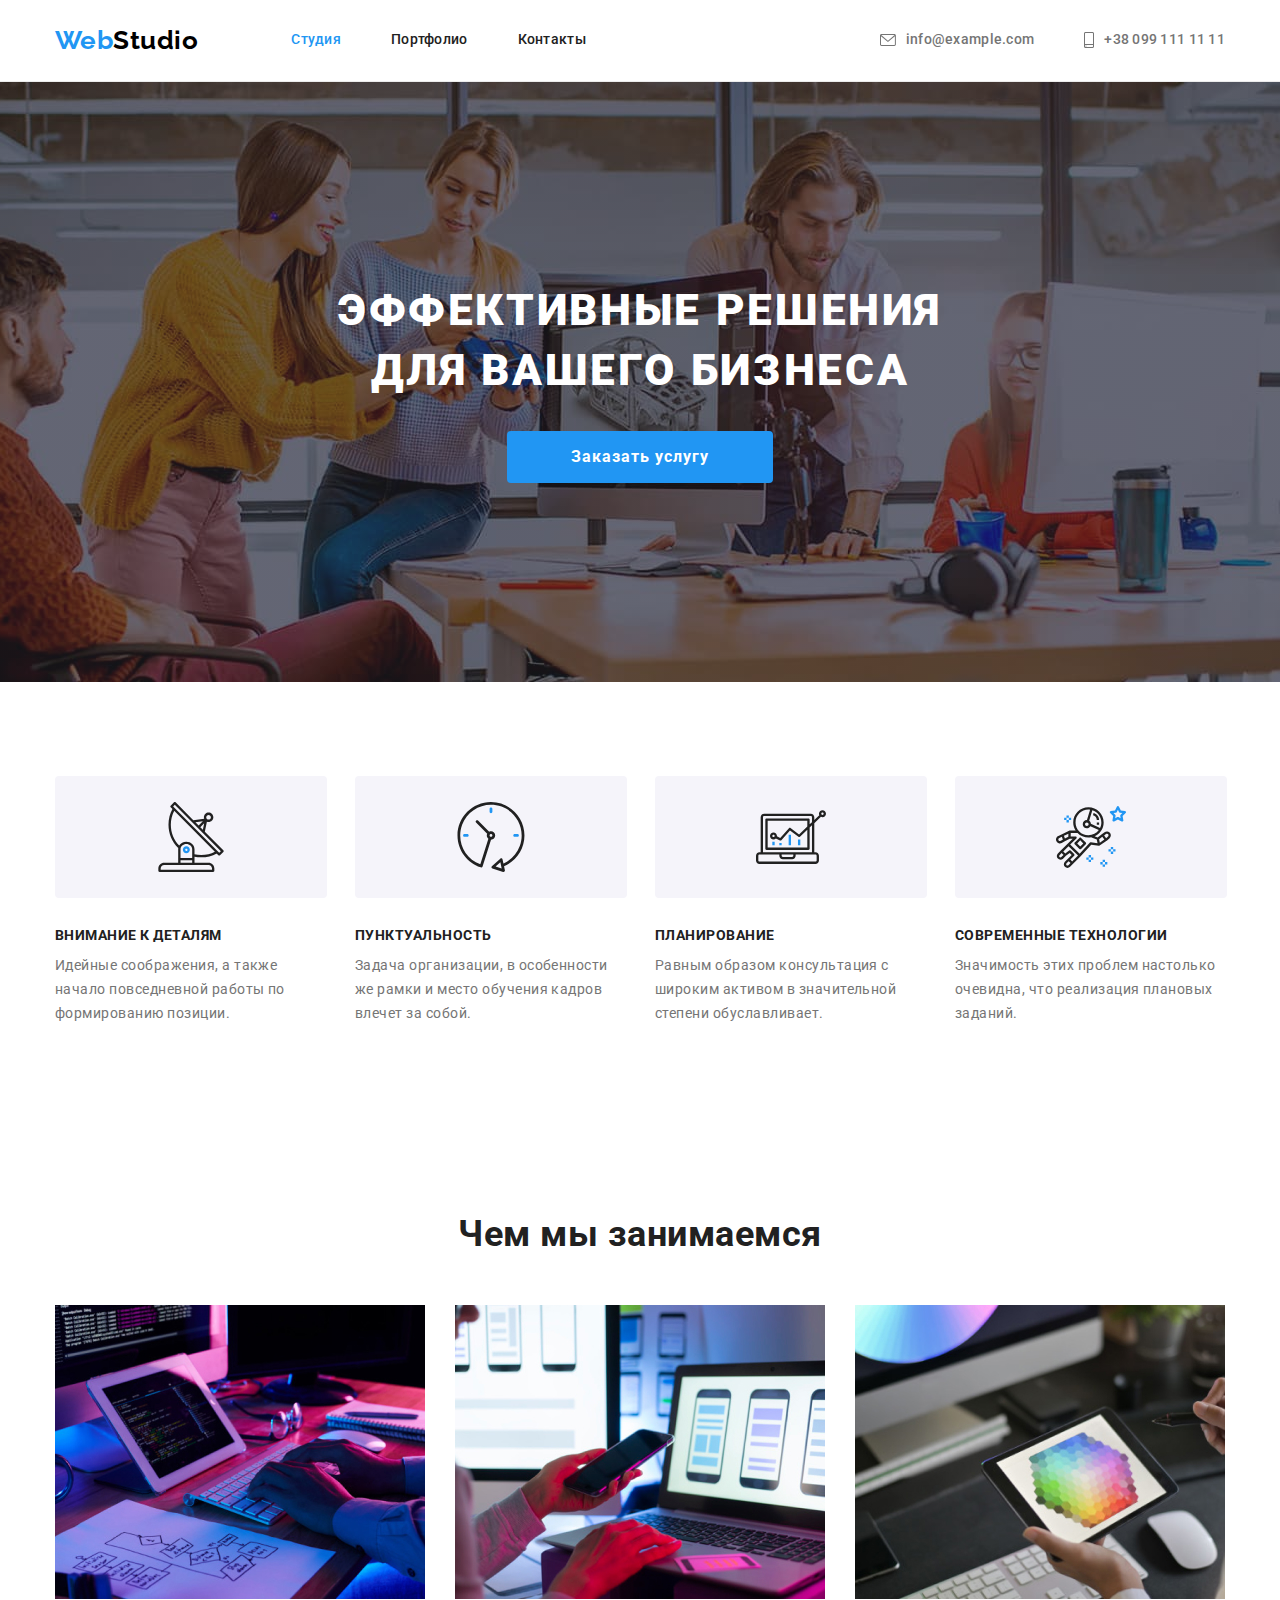
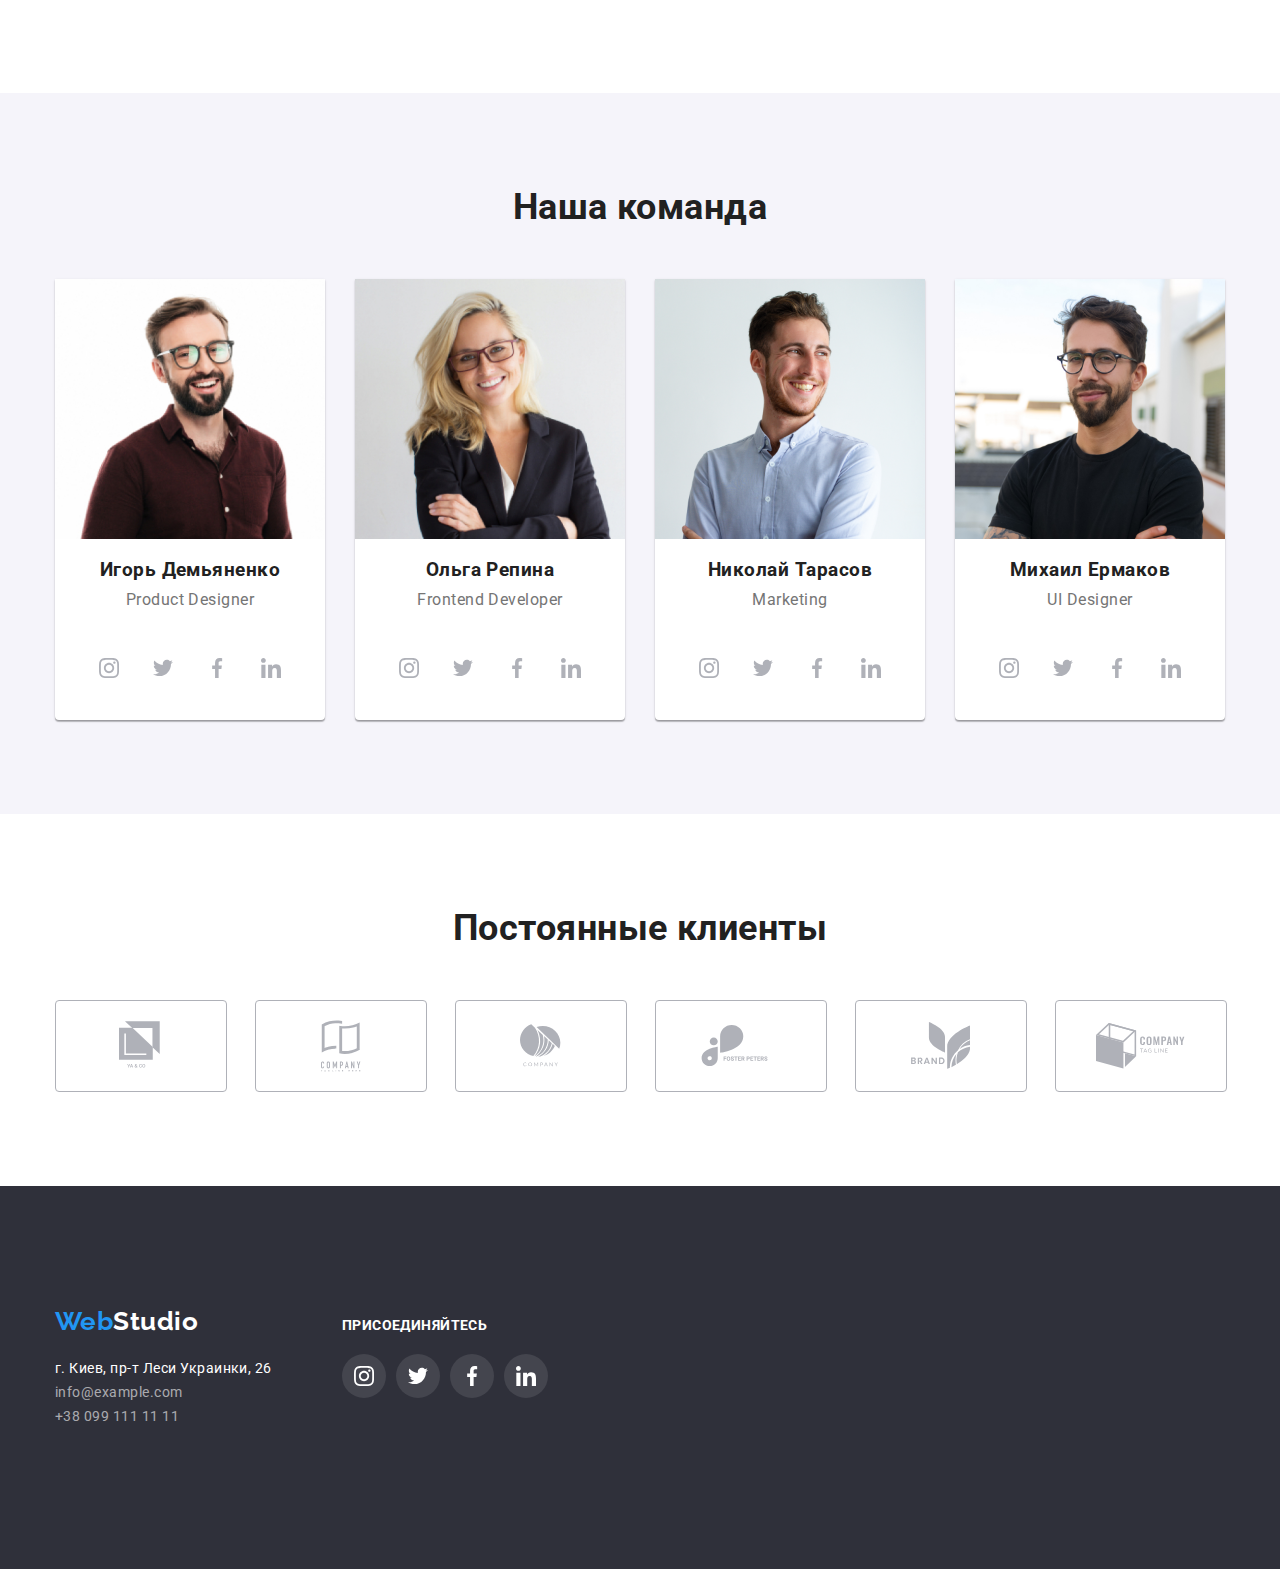
<file: index.html>
<!DOCTYPE html>
<html lang="ru">
  <head>
    <meta charset="UTF-8" />
    <meta name="viewport" content="width=device-width, initial-scale=1.0" />
    <title>WebStudio</title>
    
    <link href="https://fonts.googleapis.com/css2?family=Raleway:wght@700&family=Roboto:wght@400;500;700&display=swap" rel="stylesheet">
    <link rel="stylesheet" href="./css/normalize.css" />
    <link rel="stylesheet" href="./css/styles.css" />
  </head>
  <body>
    <!--Шапка страницы-->
    <header class="page-header">
  
      <div class="container flexbox">
      <nav class="navigation">
        <a href="./index.html" class="logo"> <span>Web</span>Studio</a>
        <!--Навигация на другие страницы-->
        <ul class="site-nav list">
          <li class="site-nav-item"><a href="./index.html" class="link current site-nav-link">Студия</a></li>
          <li class="site-nav-item"><a href="./portfolio.html" class="link site-nav-link">Портфолио</a></li>
          <li class="site-nav-item"><a href="./index.html" class="link site-nav-link">Контакты</a></li>
        </ul>
      </nav>
      <ul class="auth-nav list flexbox">
        <li class="contacts">
          <a class="link-contacts" href="mailto:info@example.com" >
          <svg class="contacts-icon" width="16" height="12"> 
            <use href="./img/icons/symbol-defs.svg#envelope"></use>
          </svg>
            info@example.com</a>
        </li>
        <li class="contacts">
          <a class="link-contacts"  href="tel:+380991111111"  >
          <svg class="contacts-icon" width="10" height="16">
            <use href="./img/icons/symbol-defs.svg#smartphone"></use>
          </svg>
          +38 099 111 11 11</a></li>
      </ul>
    </div>
    <span class="line flexbox"></span>
    </header>
    <main>
      <!--герой-->
      <section class="hero">
        <div class="hero-box">
        <h1 class="hero-title">Эффективные решения <br/> для вашего бизнеса</h1>
        <a href="" class=" primary-button">Заказать услугу</a>
      </div>
      </section>
      <!-- преимущества-->
      <section class="section feature">
        <div class="container">
        <ul class="feature-list list flexbox">
          <li class="flex-element">
            <div class="feature-icon ">
              <svg class="feature-icon-pic" width="70" height="70">
                <use href="./img/icons/symbol-defs.svg#antenna"></use>
              </svg>
            </div>
            <h3 class="section-title">Внимание к деталям</h3>
            <p class="section-text">
              Идейные соображения, а также начало повседневной работы по
              формированию позиции.
            </p>
          
          </li>
          <li class="flex-element">
            <div class="feature-icon ">
              <svg class="feature-icon-pic" width="70" height="70">
                <use href="./img/icons/symbol-defs.svg#clock"></use>
              </svg>
              </div>
            <h3 class="section-title">Пунктуальность</h3>
            <p class="section-text">
              Задача организации, в особенности же рамки и место обучения кадров
              влечет за собой.
            </p>
          </li>
          <li class="flex-element">
            <div class="feature-icon ">
              <svg class="feature-icon-pic" width="70" height="70">
                <use href="./img/icons/symbol-defs.svg#diagram"></use>
              </svg>
              </div>
            <h3 class="section-title">Планирование</h3>
            <p class="section-text">
              Равным образом консультация с широким активом в значительной
              степени обуславливает.
            </p>
          
          </li>
          <li class="flex-element">
            <div class="feature-icon ">
              <svg class="feature-icon-pic" width="70" height="70">
                <use href="./img/icons/symbol-defs.svg#astronaut"></use>
              </svg>
              </div>
            <h3 class="section-title">Современные технологии</h3>
            <p class="section-text">
              Значимость этих проблем настолько очевидна, что реализация
              плановых заданий.
            </p>
          
          </li>
        </ul>
      </div>
      </section>
      <!--галерея-->
      <section class="section gallery">
        <div class="container">
        <h2>Чем мы занимаемся</h2>
        <ul class="work list flexbox">
          <li class="work-photo list">
            <a href="">
              <img src="./img/box1.jpg" alt="Работа с контентом" width="370" />
            </a>
          </li>
          <li class="work-photo list">
            <a href="">
              <img
                src="./img/box2.jpg"
                alt="Работа с мобильными приложениями"
                width="370"
              />
            </a>
          </li>
          <li class="work-photo list">
            <a href="">
              <img
                src="./img/box3.jpg"
                alt="Планшет с палитрой цвета"
                width="370"
              />
            </a>
          </li>
        </ul>
      </div>
      </section>
      <!--команда-->
      <section class="section team-section">
        <div class="container">
        <h2>Наша команда</h2>
        <ul class="team list flexbox">
          <li class="team-box list">
            <img src="./img/img(1).jpg" class="team-pecture" alt="Фото члена команды" width="270" />
            <div class="work-desc">
            <h3 class="team-name">Игорь Демьяненко</h3>
            <p class="team-text">Product Designer</p>
            </div>
            <ul class="social-icon-list list">
              <li class="social-icon-item">
<a class="social-icon-link" href="https://www.instagram.com/" target="_blank" rel="" aria-label="ссылка на Инстаграм">
<svg class="social-icon">
  <use href="./img/icons/symbol-defs.svg#instagram"></use>
</svg>
</a>
              </li>
              <li class="social-icon-item">
<a class="social-icon-link" href="https://twitter.com/" target="_blank" rel="" aria-label="ссылка на Твиттер">
<svg class="social-icon">
  <use href="./img/icons/symbol-defs.svg#twitter"></use>
</svg>
</a>
              </li>
<li class="social-icon-item">
  <a class="social-icon-link" href="https://facebook.com/" target="_blank" rel="" aria-label="ссылка на Фейсбук">
    <svg class="social-icon">
      <use href="./img/icons/symbol-defs.svg#facebook"></use>
    </svg>
 </a>
</li>
<li class="social-icon-item">
  <a class="social-icon-link" href="https://linkedin.com/" target="_blank" rel="" aria-label="ссылка на Линкедин">
    <svg class="social-icon">
      <use href="./img/icons/symbol-defs.svg#linkedin"></use>
    </svg>
 </a>
</li>
              
            </ul>
          </li>
          <li class="team-box list">
            <img src="./img/img(2).jpg" class="team-pecture" alt="Фото члена команды" width="270" />
            <div class="work-desc">
            <h3 class="team-name">Ольга Репина</h3>
            <p class="team-text">Frontend Developer</p>
          </div>
          <ul class="social-icon-list list">
            <li class="social-icon-item">
<a class="social-icon-link" href="https://www.instagram.com/" target="_blank" rel="" aria-label="ссылка на Инстаграм">
<svg class="social-icon">
<use href="./img/icons/symbol-defs.svg#instagram"></use>
</svg>
</a>
 </li>
            <li class="social-icon-item">
<a class="social-icon-link" href="https://twitter.com/" target="_blank" rel="" aria-label="ссылка на Твиттер">
<svg class="social-icon">
<use href="./img/icons/symbol-defs.svg#twitter"></use>
</svg>
</a>
            </li>
<li class="social-icon-item">
<a class="social-icon-link" href="https://facebook.com/" target="_blank" rel="" aria-label="ссылка на Фейсбук">
  <svg class="social-icon">
    <use href="./img/icons/symbol-defs.svg#facebook"></use>
  </svg>
</a>
</li>
<li class="social-icon-item">
<a class="social-icon-link" href="https://linkedin.com/" target="_blank" rel="" aria-label="ссылка на Линкедин">
  <svg class="social-icon">
    <use href="./img/icons/symbol-defs.svg#linkedin"></use>
  </svg>
</a>

            </li>
          </ul>
          </li>
          <li class="team-box list">
            <img src="./img/img(3).jpg" class="team-pecture" alt="Фото члена команды" width="270" />
            <div class="work-desc">
            <h3 class="team-name">Николай Тарасов</h3>
            <p class="team-text">Marketing</p>
          </div>
          <ul class="social-icon-list list">
            <li class="social-icon-item">
<a class="social-icon-link" href="https://www.instagram.com/" target="_blank" rel="" aria-label="ссылка на Инстаграм">
<svg class="social-icon">
<use href="./img/icons/symbol-defs.svg#instagram"></use>
</svg>
</a>
            </li>
            <li class="social-icon-item">
<a class="social-icon-link" href="https://twitter.com/" target="_blank" rel="" aria-label="ссылка на Твиттер">
<svg class="social-icon">
<use href="./img/icons/symbol-defs.svg#twitter"></use>
</svg>
</a>
            </li>
<li class="social-icon-item">
<a class="social-icon-link" href="https://facebook.com/" target="_blank" rel="" aria-label="ссылка на Фейсбук">
  <svg class="social-icon">
    <use href="./img/icons/symbol-defs.svg#facebook"></use>
  </svg>
</a>
</li>
<li class="social-icon-item">
<a class="social-icon-link" href="https://linkedin.com/" target="_blank" rel="" aria-label="ссылка на Линкедин">
  <svg class="social-icon">
    <use href="./img/icons/symbol-defs.svg#linkedin"></use>
  </svg>
</a>

            </li>
          </ul>
          </li>
          <li class="team-box list">
            <img src="./img/img(4).jpg" class="team-pecture" alt="Фото члена команды" width="270" />
            <div class="work-desc">
            <h3 class="team-name">Михаил Ермаков</h3>
            <p class="team-text">UI Designer</p>
          </div>
          <ul class="social-icon-list list">
            <li class="social-icon-item">
<a class="social-icon-link" href="https://www.instagram.com/" target="_blank" rel="" aria-label="ссылка на Инстаграм">
<svg class="social-icon">
<use href="./img/icons/symbol-defs.svg#instagram"></use>
</svg>
</a>
            </li>
            <li class="social-icon-item">
<a class="social-icon-link" href="https://twitter.com/" target="_blank" rel="" aria-label="ссылка на Твиттер">
<svg class="social-icon">
<use href="./img/icons/symbol-defs.svg#twitter"></use>
</svg>
</a>
            </li>
<li class="social-icon-item">
<a class="social-icon-link" href="https://facebook.com/" target="_blank" rel="" aria-label="ссылка на Фейсбук">
  <svg class="social-icon">
    <use href="./img/icons/symbol-defs.svg#facebook"></use>
  </svg>
</a>
</li>
<li class="social-icon-item">
<a class="social-icon-link" href="https://linkedin.com/" target="_blank" rel="" aria-label="ссылка на Линкедин">
  <svg class="social-icon">
    <use href="./img/icons/symbol-defs.svg#linkedin"></use>
  </svg>
</a>

            </li>
          </ul>
          </li>
        </ul>
      </div>
      </section>
<!--Постоянные клиенты-->
      <section class="section clients">
 <div class="container">
          <h2>Постоянные клиенты</h2>
          <ul class="list clients-list flexbox">
            <li class="clients-item">
              <a class="clients-link" href="" target="_blank" rel="" aria-label="ссылка на клиентов">
                <svg class="clients-icon" width="45" height="50">
                  <use href="./img/icons/symbol-defs.svg#logo1"></use>
                </svg></a>
            </li>
            <li class="clients-item">
              <a class="clients-link" href="" target="_blank" rel="" aria-label="ссылка на клиентов">
                <svg class="clients-icon" width="40" height="52">
                  <use href="./img/icons/symbol-defs.svg#logo2"></use>
                </svg></a>
            </li>
            <li class="clients-item">
              <a class="clients-link" href="" target="_blank" rel="" aria-label="ссылка на клиентов">
                <svg class="clients-icon" width="41" height="43">
                  <use href="./img/icons/symbol-defs.svg#logo3"></use>
                  </svg>
                </a>
            </li>
            <li class="clients-item">
              <a class="clients-link" href="" target="_blank" rel="" aria-label="ссылка на клиентов">
                <svg class="clients-icon" width="80" height="42">
                  <use href="./img/icons/symbol-defs.svg#logo4"></use>
                </svg></a>
            </li>
            <li class="clients-item">
              <a class="clients-link" href="" target="_blank" rel="" aria-label="ссылка на клиентов">
                <svg class="clients-icon" width="59" height="47">
                  <use href="./img/icons/symbol-defs.svg#logo5"></use>
                </svg></a>
            </li>
            <li class="clients-item">
              <a class="clients-link" href="" target="_blank" rel="" aria-label="ссылка на клиентов">
                <svg class="clients-icon" width="89" height="46">
                  <use href="./img/icons/symbol-defs.svg#logo6"></use>
                </svg></a>
            </li>
          </ul>
        </div>
      </section>
    </main>

    <footer class="footer">
      <div class="container flexbox">
        <div class="logo-max">
        <a href="./index.html" class="logo-footer">
          <span>Web</span><span class="logo-white">Studio</span></a>
      
        <address class="address">
          г. Киев, пр-т Леси Украинки, 26<br />
          <a href="mailto:info@example.com" class="link">info@example.com</a><br />
          <a href="tel:+380991111111" class="link-tel">+38 099 111 11 11</a>
        </address>
      </div>
        
        <div class="footer-box">
          <b class="follow">присоединяйтесь</b>
        <ul class="footer-icon-list list">
          <li class="footer-icon-item">
<a class="footer-icon-link" href="https://www.instagram.com/" target="_blank" rel="" aria-label="ссылка на Инстаграм">
<svg class="footer-icon">
<use href="./img/icons/symbol-defs.svg#instagram"></use>
</svg>
</a> 
          </li>
          <li class="footer-icon-item list">
<a class="footer-icon-link" href="https://twitter.com/" target="_blank" rel="" aria-label="ссылка на Твиттер">
<svg class="footer-icon">
<use href="./img/icons/symbol-defs.svg#twitter"></use>
</svg>
</a>
          </li>
<li class="footer-icon-item list">
<a class="footer-icon-link" href="https://facebook.com/" target="_blank" rel="" aria-label="ссылка на Фейсбук">
<svg class="footer-icon">
  <use href="./img/icons/symbol-defs.svg#facebook"></use>
</svg>
</a>
</li>
<li class="footer-icon-item list">
<a class="footer-icon-link" href="https://linkedin.com/" target="_blank" rel="" aria-label="ссылка на Линкедин">
<svg class="footer-icon">
  <use href="./img/icons/symbol-defs.svg#linkedin"></use>
</svg>
</a>
</li>
        </ul>
</div>
</div>
 </footer>
  </body>
</html>
</file>
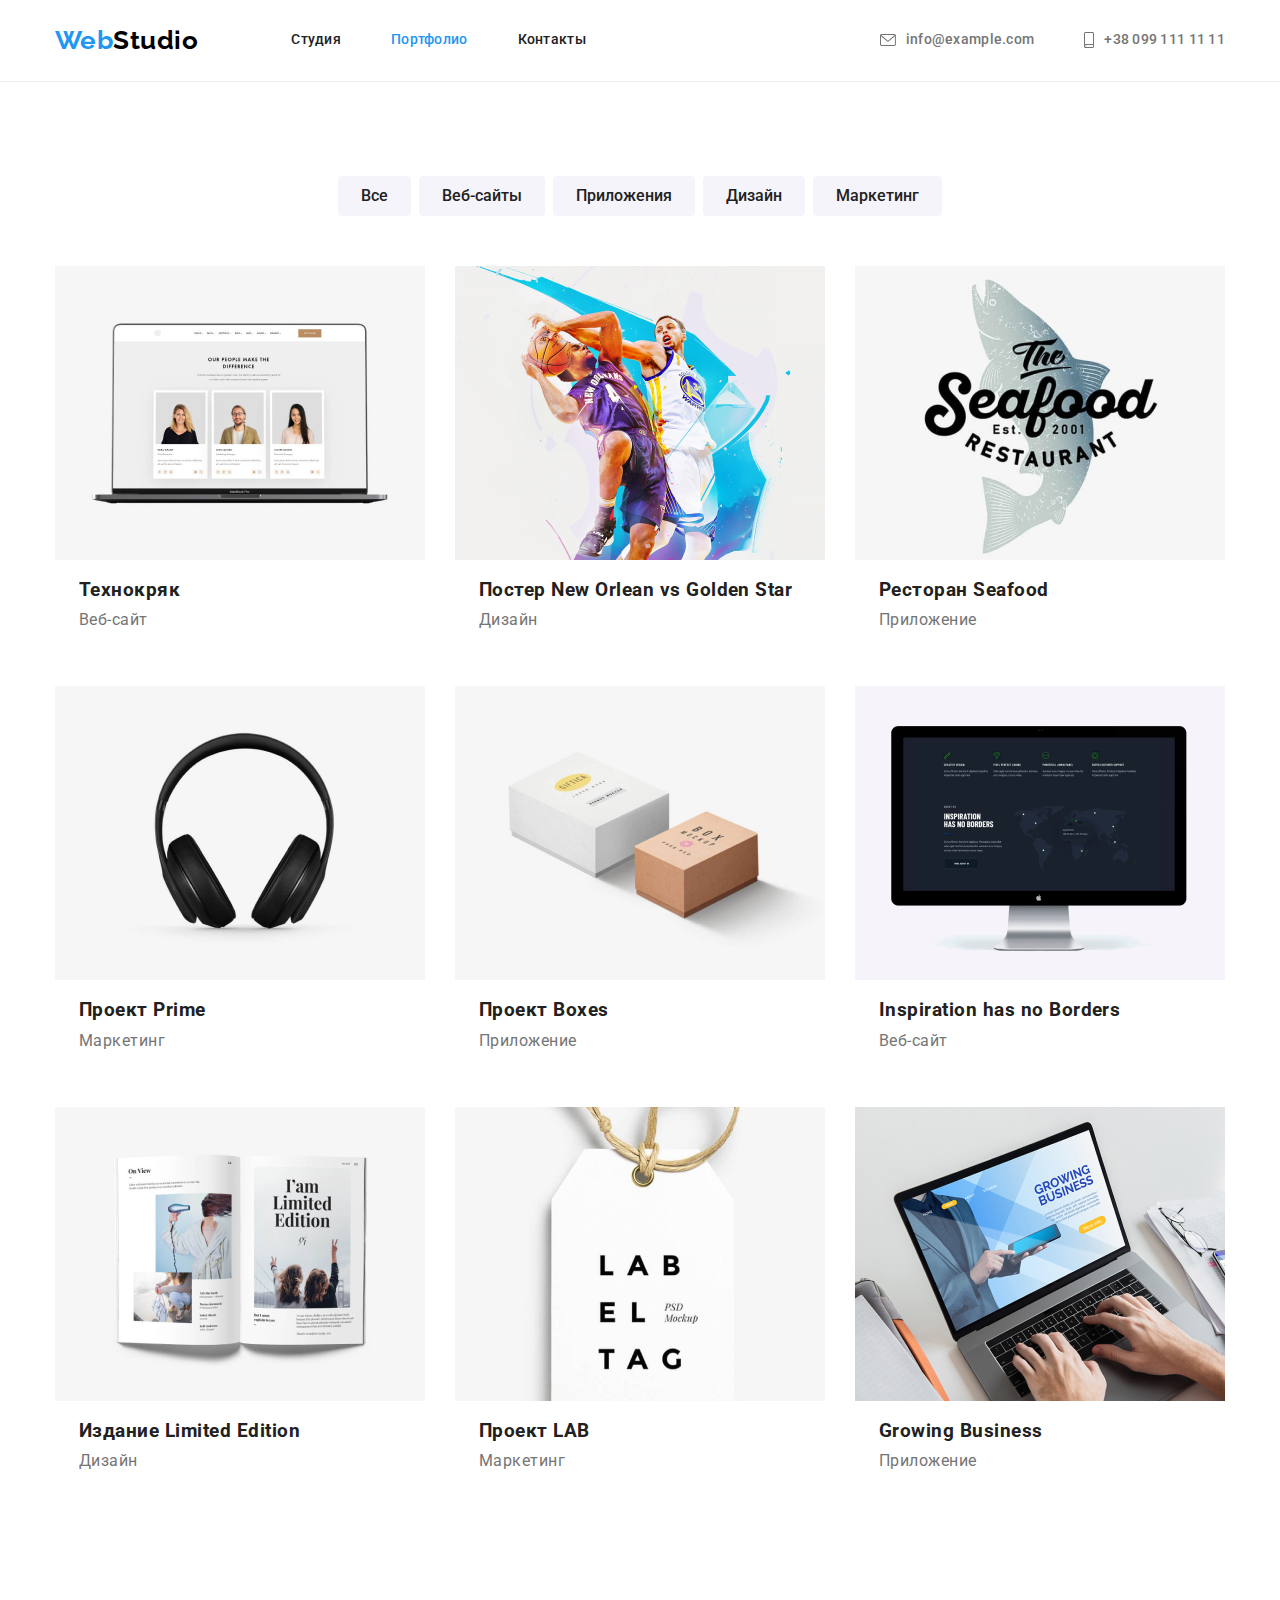
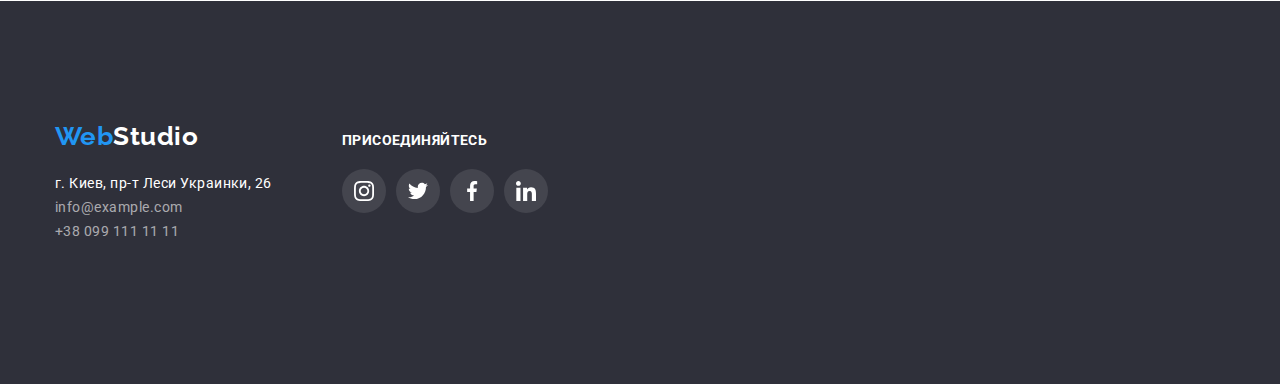
<file: portfolio.html>
<!DOCTYPE html>
<html lang="ru">
  <head>
    <meta charset="UTF-8" />
    <meta name="viewport" content="width=, initial-scale=1.0" />
    <title>Webstudio</title>
    
    <link href="https://fonts.googleapis.com/css2?family=Raleway:wght@700&family=Roboto:wght@400;500;700&display=swap" rel="stylesheet">
    <link rel="stylesheet" href="./css/normalize.css" />
    <link rel="stylesheet" href="./css/styles.css" />
  </head>
  <body>
     <!--Шапка страницы-->
     <header class="page-header">
      <div class="container flexbox">
      <nav class="navigation">
        <a href="./index.html" class="logo"> <span>Web</span>Studio</a>
        <!--Навигация на другие страницы-->
        <ul class="site-nav list">
          <li class="site-nav-item"><a href="./index.html" class="link site-nav-link">Студия</a></li>
          <li class="site-nav-item"><a href="./portfolio.html" class="link site-nav-link current" >Портфолио</a></li>
          <li class="site-nav-item"><a href="./index.html" class="link ">Контакты</a></li>
        </ul>
      </nav>
      <ul class="auth-nav list flexbox">
        <li class="contacts">
          <a class="link-contacts" href="mailto:info@example.com" >
          <svg class="contacts-icon" width="16" height="12"> 
            <use href="./img/icons/symbol-defs.svg#envelope"></use>
          </svg>
            info@example.com</a>
        </li>
        <li class="contacts">
          <a class="link-contacts"  href="tel:+380991111111"  >
          <svg class="contacts-icon" width="10" height="16">
            <use href="./img/icons/symbol-defs.svg#smartphone"></use>
          </svg>
          +38 099 111 11 11</a></li>
      </ul>
    </div>
    <span class="line flexbox"></span>
    </header>
    <main>
      <section class="section">
      <div class="container">
      <h1 class="visually-hidden">Портфолио</h1>
      <ul class="filter list flexbox">
        <li class="filter-item"><button class="filter-button" type="button">Все</button></li>
        <li class="filter-item"><button class="filter-button" type="button">Веб-сайты</button></li>
        <li class="filter-item"><button class="filter-button" type="button">Приложения</button></li>
        <li class="filter-item"><button class="filter-button" type="button">Дизайн</button></li>
        <li class="filter-item"><button class="filter-button" type="button">Маркетинг</button></li>
      </ul>
        <ul class="portfolio-box list flexbox">
          <li class="portfolio list">
            <a href="" class="portfolio-link">
              <img src="./photo/img5.jpg" class="team-pecture" alt="Фото ноутбука" width="370" />
            <div class="work-desc">
              <h3 class="team-name">Технокряк</h3>
              <p class="team-text">Веб-сайт</p>
            </div>
            </a>
          </li>
          <li class="portfolio list">
            <a href="" class="portfolio-link">
              <img src="./photo/img6.jpg" class="team-pecture" alt="Фото постера" width="370" />
              <div class="work-desc">
              <h3 class="team-name">Постер New Orlean vs Golden Star</h3>
              <p class="team-text">Дизайн</p>
            </div>
            </a>
          </li>
          <li class="portfolio list">
            <a href="" class="portfolio-link">
              <img src="./photo/img7.jpg" class="team-pecture" alt="Логотип ресторана" width="370" />
              <div class="work-desc">
              <h3 class="team-name">Ресторан Seafood</h3>
              <p class="team-text">Приложение</p>
            </div>
            </a>
          </li>
          <li class="portfolio list">
            <a href="" class="portfolio-link">
              <img src="./photo/img8.jpg" class="team-pecture" alt="Фото наушников" width="370" />
              <div class="work-desc">
              <h3 class="team-name">Проект Prime</h3>
              <p class="team-text">Маркетинг</p>
            </div>
            </a>
          </li>
          <li class="portfolio list">
            <a href="" class="portfolio-link">
              <img src="./photo/img9.jpg" class="team-pecture" alt="Фото коробок" width="370" />
              <div class="work-desc">
              <h3 class="team-name">Проект Boxes</h3>
              <p class="team-text">Приложение</p>
            </div>
            </a>
          </li>
          <li class="portfolio list">
            <a href="" class="portfolio-link">
              <img src="./photo/img10.jpg" class="team-pecture" alt="Фото десктопа" width="370" />
              <div class="work-desc">
              <h3 class="team-name">Inspiration has no Borders</h3>
              <p class="team-text">Веб-сайт</p>
            </div>
            </a>
          </li>
          <li class="portfolio list">
            <a href="" class="portfolio-link">
              <img src="./photo/img11.jpg" class="team-pecture" alt="Фото журнала" width="370" />
              <div class="work-desc">
              <h3 class="team-name">Издание Limited Edition</h3>
              <p class="team-text">Дизайн</p>
            </div>
            </a>
          </li>
          <li class="portfolio list">
            <a href="" class="portfolio-link">
              <img src="./photo/img12.jpg" class="team-pecture" alt="Фото лейбла" width="370" />
              <div class="work-desc">
              <h3 class="team-name">Проект LAB</h3>
              <p class="team-text">Маркетинг</p>
            </div>
            </a>
          </li>
          <li class="portfolio list">
            <a href="" class="portfolio-link">
              <img src="./photo/img13.jpg" class="team-pecture" alt="Фото ноутбука" />
              <div class="work-desc">
              <h3 class="team-name">Growing Business</h3>
              <p class="team-text">Приложение</p>
            </div>
            </a>
          </li>
        </ul>
      </div>
      </section>
    </main>
    <footer class="footer">
      <div class="container flexbox">
        <div class="logo-max">
        <a href="./index.html" class="logo-footer">
          <span>Web</span><span class="logo-white">Studio</span></a>
      
        <address class="address">
          г. Киев, пр-т Леси Украинки, 26<br />
          <a href="mailto:info@example.com" class="link">info@example.com</a><br />
          <a href="tel:+380991111111" class="link-tel">+38 099 111 11 11</a>
        </address>
      </div>
        
        <div class="footer-box">
          <b class="follow">присоединяйтесь</b>
        <ul class="footer-icon-list list">
          <li class="footer-icon-item">
<a class="footer-icon-link" href="https://www.instagram.com/" target="_blank" rel="" aria-label="ссылка на Инстаграм">
<svg class="footer-icon">
<use href="./img/icons/symbol-defs.svg#instagram"></use>
</svg>
</a> 
          </li>
          <li class="footer-icon-item">
<a class="footer-icon-link" href="https://twitter.com/" target="_blank" rel="" aria-label="ссылка на Твиттер">
<svg class="footer-icon">
<use href="./img/icons/symbol-defs.svg#twitter"></use>
</svg>
</a>
</li>
<li class="footer-icon-item">
<a class="footer-icon-link" href="https://facebook.com/" target="_blank" rel="" aria-label="ссылка на Фейсбук">
<svg class="footer-icon">
  <use href="./img/icons/symbol-defs.svg#facebook"></use>
</svg>
</a>
</li>
<li class="footer-icon-item">
<a class="footer-icon-link" href="https://linkedin.com/" target="_blank" rel="" aria-label="ссылка на Линкедин">
<svg class="footer-icon">
  <use href="./img/icons/symbol-defs.svg#linkedin"></use>
</svg>
</a>
</li>
</ul>
</div>
</div>
 </footer>
  </body>
</html>
</file>
<file: css/styles.css>
:root {
  --white: #ffffff;
  --active: #2196f3;
  --black: #000000;
  --primary-text: #212121;
  --secondary-text: #757575;
  --gray-bgc: #f5f4fa;
  --mailito: rgba(255, 255, 255, 0.6);
  --ftr-bcg: #2f303a;
  --social-icon: #AFB1B8;
}

/* цвет основного текста 212121 */
/* вторичный цвет текста 757575 */
/* цвет логотипа 000000; 2196F3 */
/* белый цвет FFFFFF */
/* цвет адреса FFFFFF 0.6 */
/* background color E5E5E5 */
/* background header FFFFFF */
/* second background color F5F4FA */
/* background footer 2F303A */


html {
  box-sizing: border-box;
}

*,
*::after,
*::befor {
  box-sizing: inherit;
}
body {
  color: var(--primary-text);
  background-color: var(--white);
  font-family: "Roboto", sans-serif;
  letter-spacing: 0.03em;
}

/* убирает маркеры*/
.list {
  padding: 0px;
  margin: 0px;
  list-style: none;
}

/* убирает подчеркивание*/
a {
  text-decoration: none;
}
img {
  display: block;
  width: 100%;
  height: auto;
}
/* хедер*/

.container {
  margin-left: auto;
  margin-right: auto;
  width: 1170px;
  padding-left: 15px;
  padding-right: 15px;
}

.flexbox {
  display: flex;
  flex-wrap: wrap;
}

.section {
  padding-top: 94px;
  padding-bottom: 94px;
}

.page-header .flexbox {
align-items: center;
justify-content: flex-end;
}
 

/* лого */

.logo {
  margin-right: 93px;
}

.logo > span {
  padding-top: 25px;
  padding-bottom: 25px;
  color: var(--active);
  font-family: "Raleway", sans-serif;
  font-style: normal;
  font-weight: 700;
  font-size: 26px;
  line-height: 1.19;
}

.logo {
  padding-top: 25px;
  padding-bottom: 25px;
  color: var(--black);
  font-family: "Raleway", sans-serif;
  font-style: normal;
  font-weight: 700;
  font-size: 26px;
  line-height: 1.19;
}


/* site-nav */
.site-nav .current {
  color: var(--active)
}

.site-nav {
  display: flex;
}
.site-nav-item:not(:last-child) {
  margin-right: 50px;
}

.navigation {
  display: flex;
  align-items: center;
  margin-right: auto;
}

.site-nav .link { 
  display: block;
  padding-top: 25px;
  padding-bottom: 25px;
  color: var(--primary-text);
font-weight: 500;
font-size: 14px;
line-height: 1.14;
letter-spacing: 0.02em;
}

.site-nav .link:hover,
.site-nav .link:focus {
  color: var(--active);
}

.site-nav .link.current {
  color: var(--active);
}


/*адрес в хедере*/

.contacts-icon{
  fill: var(--secondary-text);
  margin-right: 10px;
 }

 .link-contacts {
   display: flex;
   align-items: center;
 }

.auth-nav {
  display: flex;
}

.auth-nav .link-contacts {
font-weight: 500;
font-size: 14px;
line-height: 1.14;
letter-spacing: 0.02em;
color: var(--secondary-text);
}

.link-contacts:hover, 
.link-contacts:focus {
  color: var(--active);
}

.link-contacts:hover .contacts-icon {
  fill: var(--active);
}

 .contacts:not(:last-child) {
  margin-right: 50px;
}

.line {
  border-bottom: 1px solid #ECECEC;
  flex-grow: 1;
}

  

/*герой*/

.hero {
  display: flex;
  align-items: center;
  justify-content: center;
height: 600px;
max-width: 1600px;
margin-right: auto;
margin-left: auto;
background-image: linear-gradient( to right, rgba(47, 48, 58, 0.4), rgba(47, 48, 58, 0.4) ), url(../img/bgi.jpg);
background-size: cover;
background-repeat: no-repeat;
background-position: center;
}

.hero .hero-box {
  text-align: center;
}

.hero-title {
  margin-top: 0px;
  margin-bottom: 30px;
color: var(--white);
  font-weight: 900;
  font-size: 44px;
  line-height: 1.36;
  text-transform: uppercase;
 letter-spacing: 0.06em;
}

/* button*/
.primary-button {
  display: inline-block;
  border-color: var(--active);
  border-radius: 4px;
  padding: 10px 32px;
  min-width: 200px;
  text-align: center;
  border: 1px solid transparent;
  color: var(--white);
  background-color: var(--active);
  font-weight: bold;
  font-size: 16px;
  line-height: 1.87;
  /*align-items: center;*/
  letter-spacing: 0.06em;
}

/*секция преимущества*/

.flex-element:not(:last-child) {
  margin-right: 30px;

}
.flex-element {
  width: calc((100% - 30px * 3) / 4);
}


.feature-icon  {
  display: flex;
 justify-content: center;
 align-items: center;
  background-color: var(--gray-bgc);
  border: 1px solid transparent;
  border-radius: 4px;
  width: 270px;
  height: 120px;
  margin-bottom: 30px;
}


.section-title {
  margin-top: 0px;
  margin-bottom: 10px;
  font-weight: bold;
  font-size: 14px;
  line-height: 1.14;
  text-transform: uppercase;
}

.section .section-text {
  max-width: 270px;
  margin-top: 0px;
  margin-bottom: 0px;
  color: var(--secondary-text);
  font-size: 14px;
  line-height: 1.71;
}

/*галерея*/

.gallery h2 {
  margin-top: 0px;
  margin-bottom: 50px;
  padding: 0px 0px;
  font-weight: bold;
  font-size: 36px;
  line-height: 1.16;
  text-align: center;
}

.work-photo {
  width: calc((100% - 30px * 2) / 3);
}

.work-photo:not(:last-child) {
  margin-right: 30px;
}

/*команда*/

.team-section {background-color: var(--gray-bgc)}
.team-section h2 {
  margin-top: 0px;
  margin-bottom: 50px;
  font-weight: bold;
  font-size: 36px;
  line-height: 1.16;
  text-align: center;
}

.team .list {
  background-color: var(--white);
  font-weight: 500;
  font-size: 16px;
  line-height: 1.18;
}

.team-box {
  margin-right: 30;
}

.team-box:not(:nth-child(4n)) {
  margin-right: 30px;
}

.team-box {
  width: calc((100% - 30px * 3) / 4);
  background: var(--white);
box-shadow: 0px 1px 3px rgba(0, 0, 0, 0.12), 0px 1px 1px rgba(0, 0, 0, 0.14), 0px 2px 1px rgba(0, 0, 0, 0.2);
border-radius: 0px 0px 4px 4px;
}

.work-desc {
   padding-right: 24px;
  padding-left: 24px;
  padding-bottom: 20px;
  text-align: center;

}

.team-pecture {
  padding: 0px 0px;
  margin-top: 0px;
  margin-bottom: 20px; 
}

.team-name {
  margin-top: 0px;
  margin-bottom: 10px;
}

.team-text {

  margin-top: 0px;
  margin-bottom: 16px;
  color: var(--secondary-text);
  font-weight: 400;
  font-size: 16px;
  line-height: 1.18;
}

.social-icon-list {
  display: flex;
  justify-content: center;
  margin-bottom: 30px;
}

.social-icon-item:not(:last-child) {
  margin-right: 10px;
}

.social-icon-link {
  display: flex;
  justify-content: center;
  align-items: center;
  width:44px;
  height:44px;
  background-color: var(--white);
  border-radius: 50%;
  
}
.social-icon-item .social-icon-link:hover .social-icon,
.social-icon-item .social-icon-link:focus .social-icon,
.social-icon-item .social-icon-link:hover,
.social-icon-item .social-icon-link:focus {
  background-color: var(--active);
  fill: var(--white);
}

.social-icon {
  width: 20px;
  height: 20px;
  fill: var(--social-icon);
}

/*Постоянные клиенты*/

.clients h2 {
  margin-top: 0px;
  margin-bottom: 50px;
  font-weight: bold;
  font-size: 36px;
  line-height: 1.16;
  text-align: center;
}

.clients-item:not(:last-child) {
  margin-right: 30px;
}
.clients-item {
  width: calc((100% - 30px * 5) / 6);
}

.clients-link {
display: flex;
 justify-content: center;
 align-items: center;
 width: 170px;
  height: 90px;
   fill: var(--social-icon);
  border: 1px solid var(--social-icon);
  border-radius: 4px;
}

.clients-item .clients-link:hover .clients-icon,
.clients-item .clients-link:focus .clients-icon,
.clients-item .clients-link:hover,
.clients-item .clients-link:focus {
  border-color: var(--active);
  fill: var(--active);
}





/*футер*/

 .footer .container .flexbox {
  padding: 60px 15px;
}

.footer-box-address{
  display: flex;
  margin-bottom: 20px;
  padding-top: 0px;
  padding-bottom: 0px;
}

.logo-footer{
  margin-bottom: 20px;
}

.logo-footer > span {
  color: var(--active);
  
  font-family: "Raleway", sans-serif;
  font-style: normal;
  font-weight: 700;
  font-size: 26px;
  line-height: 1.19;
}

.logo-footer .logo-white {
  
  font-family: "Raleway", sans-serif;
  font-style: normal;
  font-weight: 700;
  font-size: 26px;
  line-height: 1.19;
  color: var(--white);
}

.logo-max {
  display: flex;
  flex-direction: column;
  margin-bottom: 20px;
  padding-top: 0px;
  padding-bottom: 0px;
}

/*адрес*/

 .footer .container {
  padding: 60px 15px;
}

.address {
  
  color: var(--white);
  font-style: normal;
  font-size: 14px;
  line-height: 1.71;
}

.address .link {
  margin-bottom: 9px;
  margin-top: 9px;
  color: rgba(255, 255, 255, 0.6)
}

.address .link-tel {
  color: rgba(255, 255, 255, 0.6)
}

.footer  {
  padding-top: 60px;
  padding-bottom: 60px;
  background-color: var(--ftr-bcg);
}

.footer .logo-max {
  padding-top: 0;
  padding-bottom: 0;
  margin-right: 0;
}

.footer-box {
  display: inline-block;
  margin-top: 12px;
  margin-left: 70px;
}

.follow {
  display: block;
  font-weight: 700;
font-size: 14px;
line-height: 1.14;
letter-spacing: 0.03em;
text-transform: uppercase;
color: var(--white);
margin-bottom: 20px;
}

.footer-icon-list {
  display: flex;
  justify-content: center;
  align-items: center;
  padding-bottom: 30px;
}

.follow {
  width: calc((100% - 10px * 3) /4);
}

.footer-icon-item {
  width: calc((100% - 10px * 3) /4);
}

.footer-icon-item:not(:last-child) {
  margin-right: 10px;
}

.footer-icon-link {
  display: flex;
  justify-content: center;
  align-items: center;
  width:44px;
  height:44px;
  background-color: rgba(255, 255, 255, 0.1);
  border-radius: 50%;
  }

.footer-icon-link:hover,
.footer-icon-link:focus {
  background-color: var(--active);
}

.footer-icon-link .footer-icon:hover,
.footer-icon-link .footer-icon:focus  {
fill: var(--white)
}

.footer-icon {
  width: 20px;
  height: 20px;
  fill: var(--white);
}





/*страница портфолио*/

.visually-hidden {
  position: absolute;
  width: 1px;
  height: 1px;
  margin: -1px;
  border: 0;
  padding: 0;
  clip: rect(0 0 0 0);
  overflow: hidden;
}

.filter-button { 
  display: block;
  border-color: var(--active);
  border-radius: 4px;
  padding: 6px 22px;
  text-align: center;
  border: 1px solid transparent;
font-weight: 500;
font-size: 16px;
line-height: 1.625;
  color: var(--primary-text);
  background-color: var(--gray-bgc);
border-color: var(--gray-bgc);}

.filter-item:not(:last-child) {
  margin-right: 8px;
}

.filter-button:hover,
.filter-button:focus {
  color: var(--active);
}

.filter-button:hover {
  background-color: var(--active);
  color: var(--white);
  box-shadow: 0px 3px 1px rgba(0, 0, 0, 0.1), 0px 1px 2px rgba(0, 0, 0, 0.08), 0px 2px 2px rgba(0, 0, 0, 0.12);
  border-color: transparent;
}

.filter {
  justify-content: center;
  margin-bottom: 50px;
}

.team-name {
  color: var(--primary-text);
}

.portfolio {
  width: calc((100% - 30px * 2) / 3);
  background: #FFFFFF;}

.portfolio:hover {
box-shadow: 0px 1px 3px rgba(0, 0, 0, 0.12), 0px 1px 1px rgba(0, 0, 0, 0.14), 0px 2px 1px rgba(0, 0, 0, 0.2);
border-radius: 0px 0px 4px 4px;
}

.portfolio:not(:nth-child(3n)) {
  margin-right: 30px;
}

.portfolio {
  margin-bottom: 20px;
}

.portfolio:nth-last-child(-n + 3) {
  margin-bottom: 0;
}
.portfolio-link .work-desc {
  padding-right: 24px;
  padding-left: 24px;
  padding-bottom: 20px;
  text-align: left;
}
</file>
